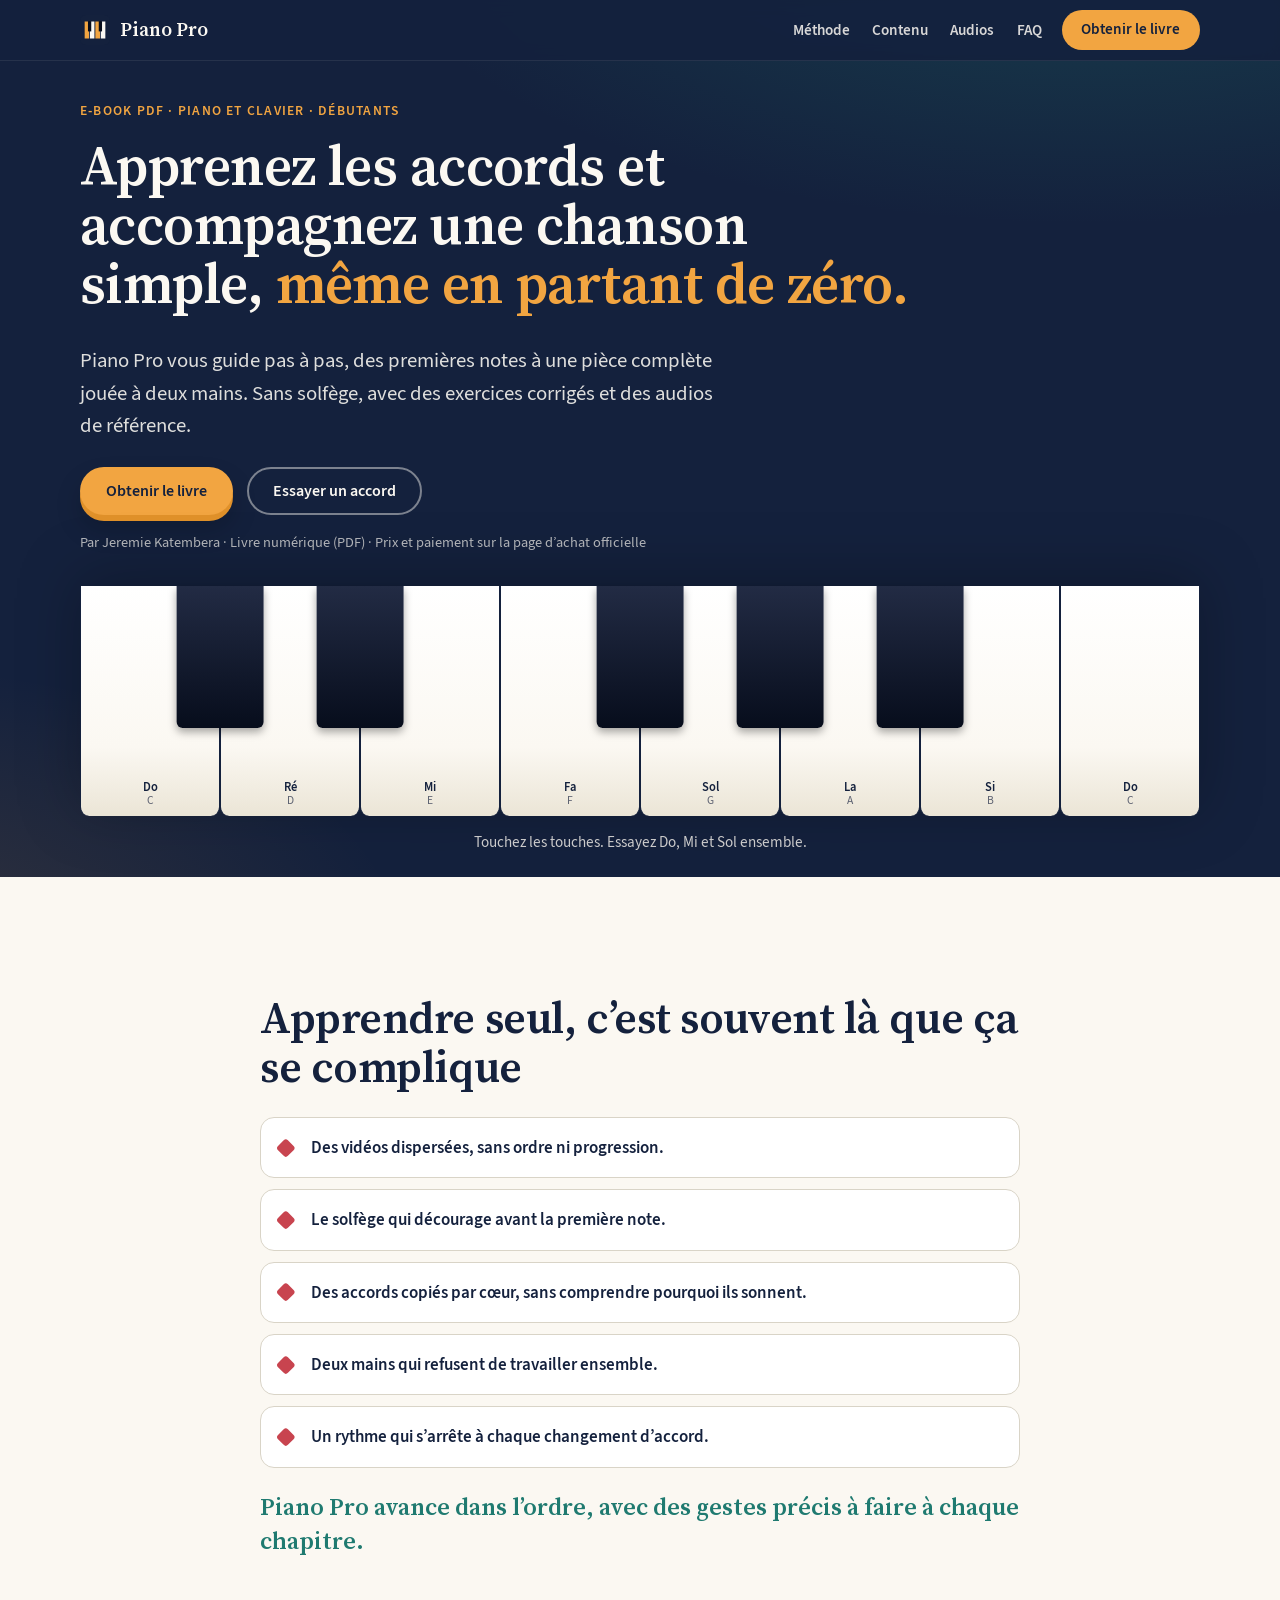
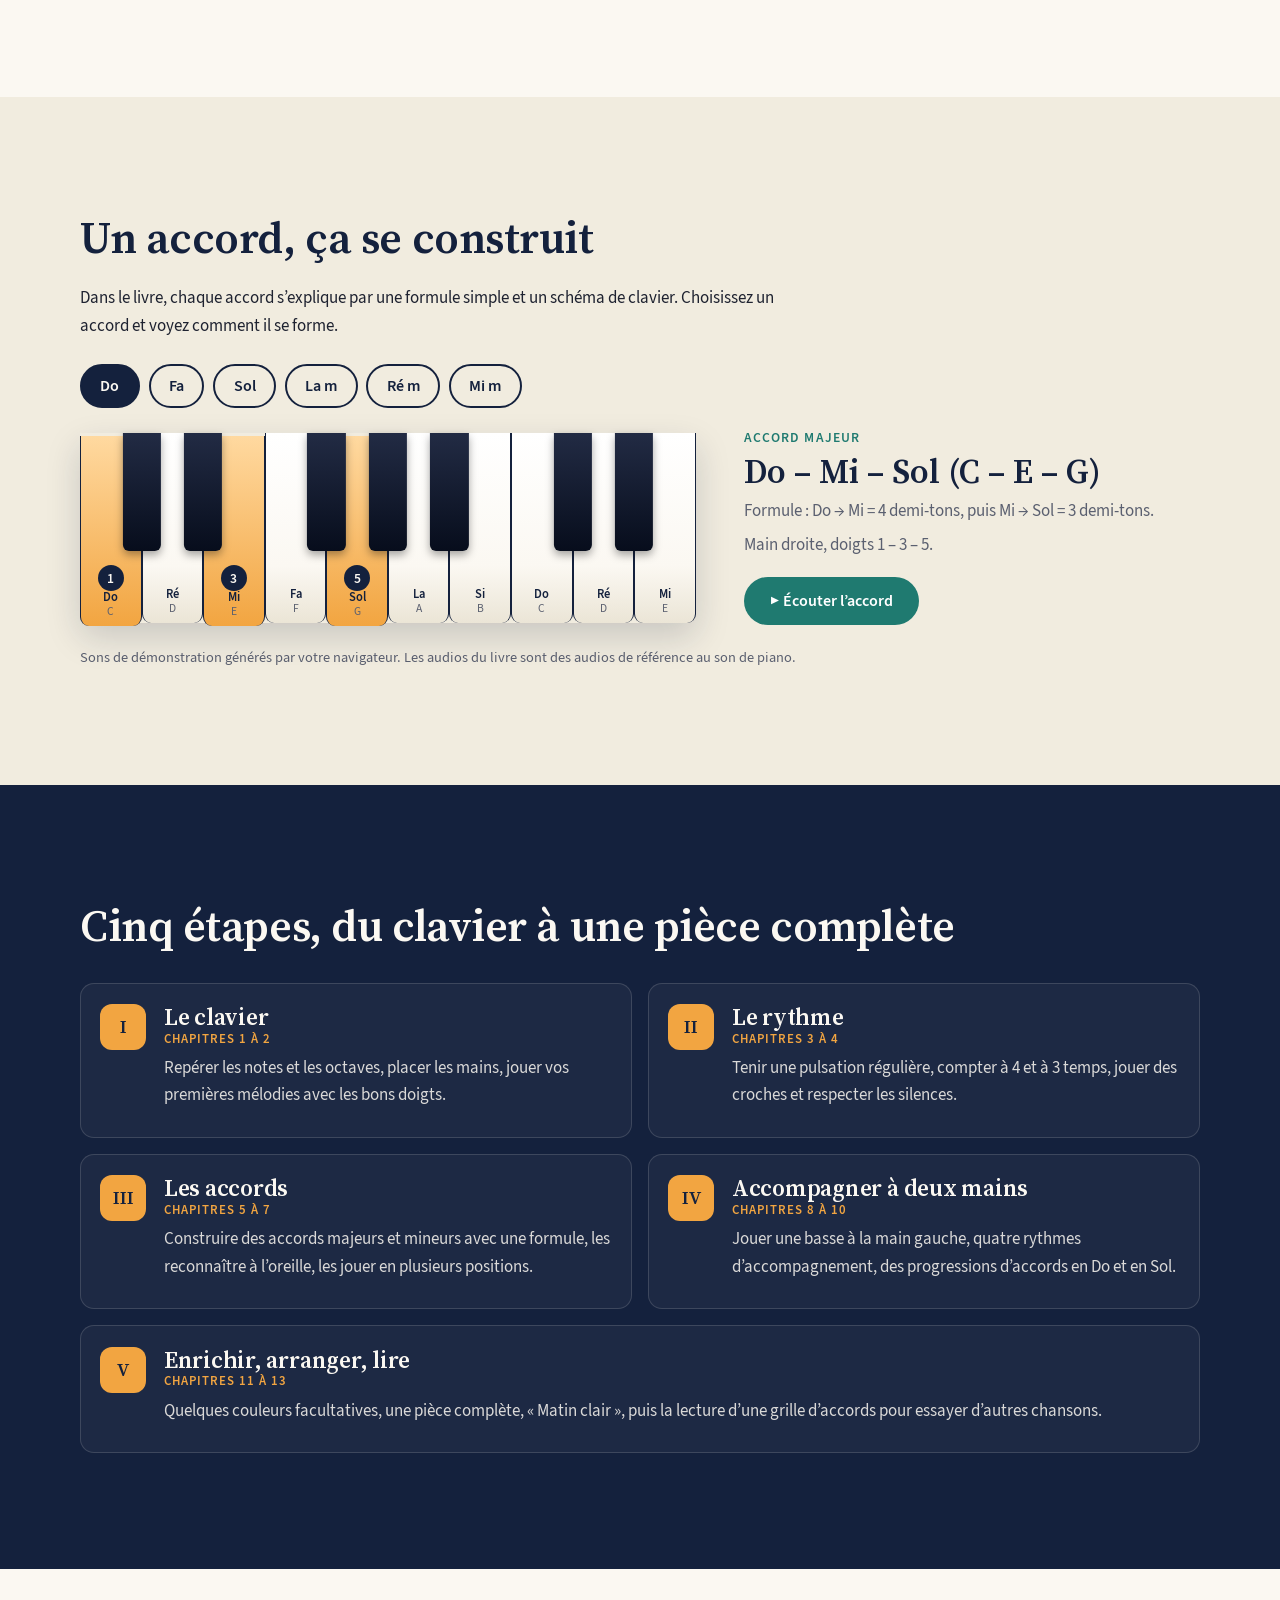
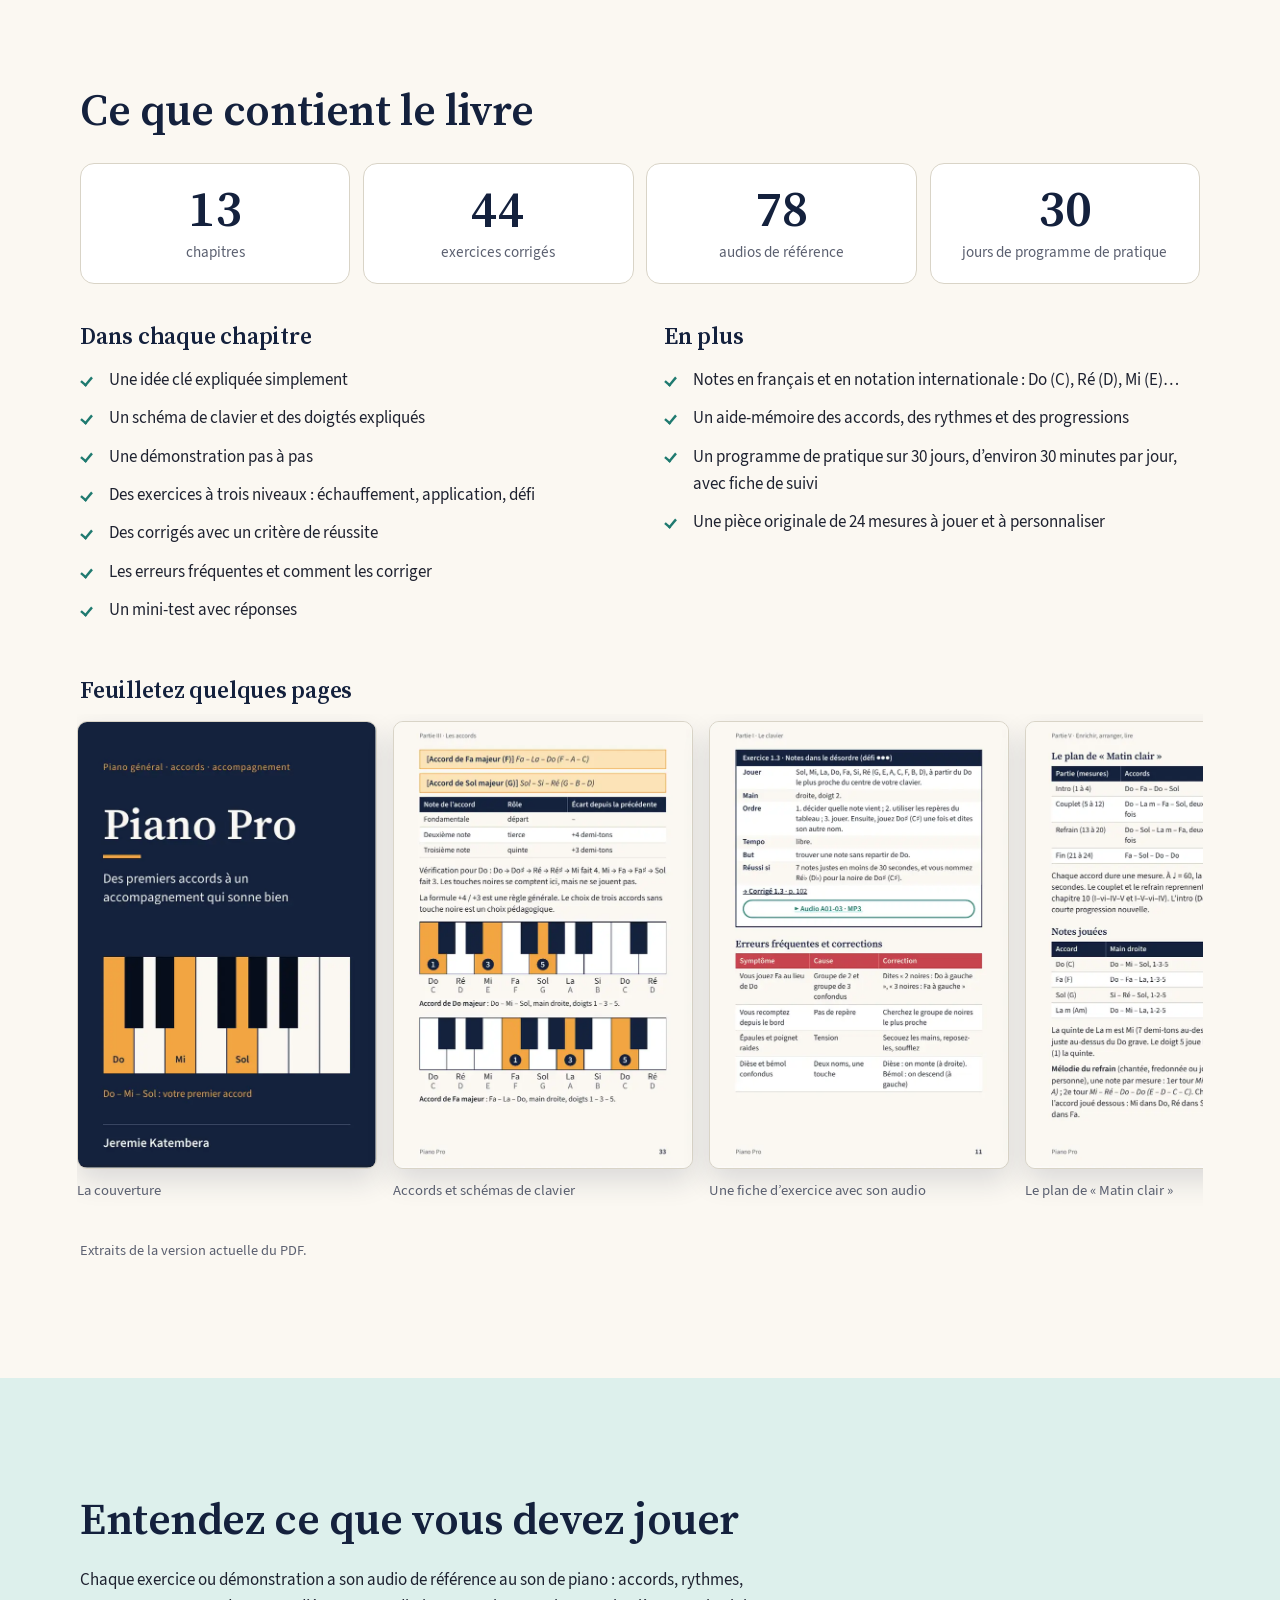
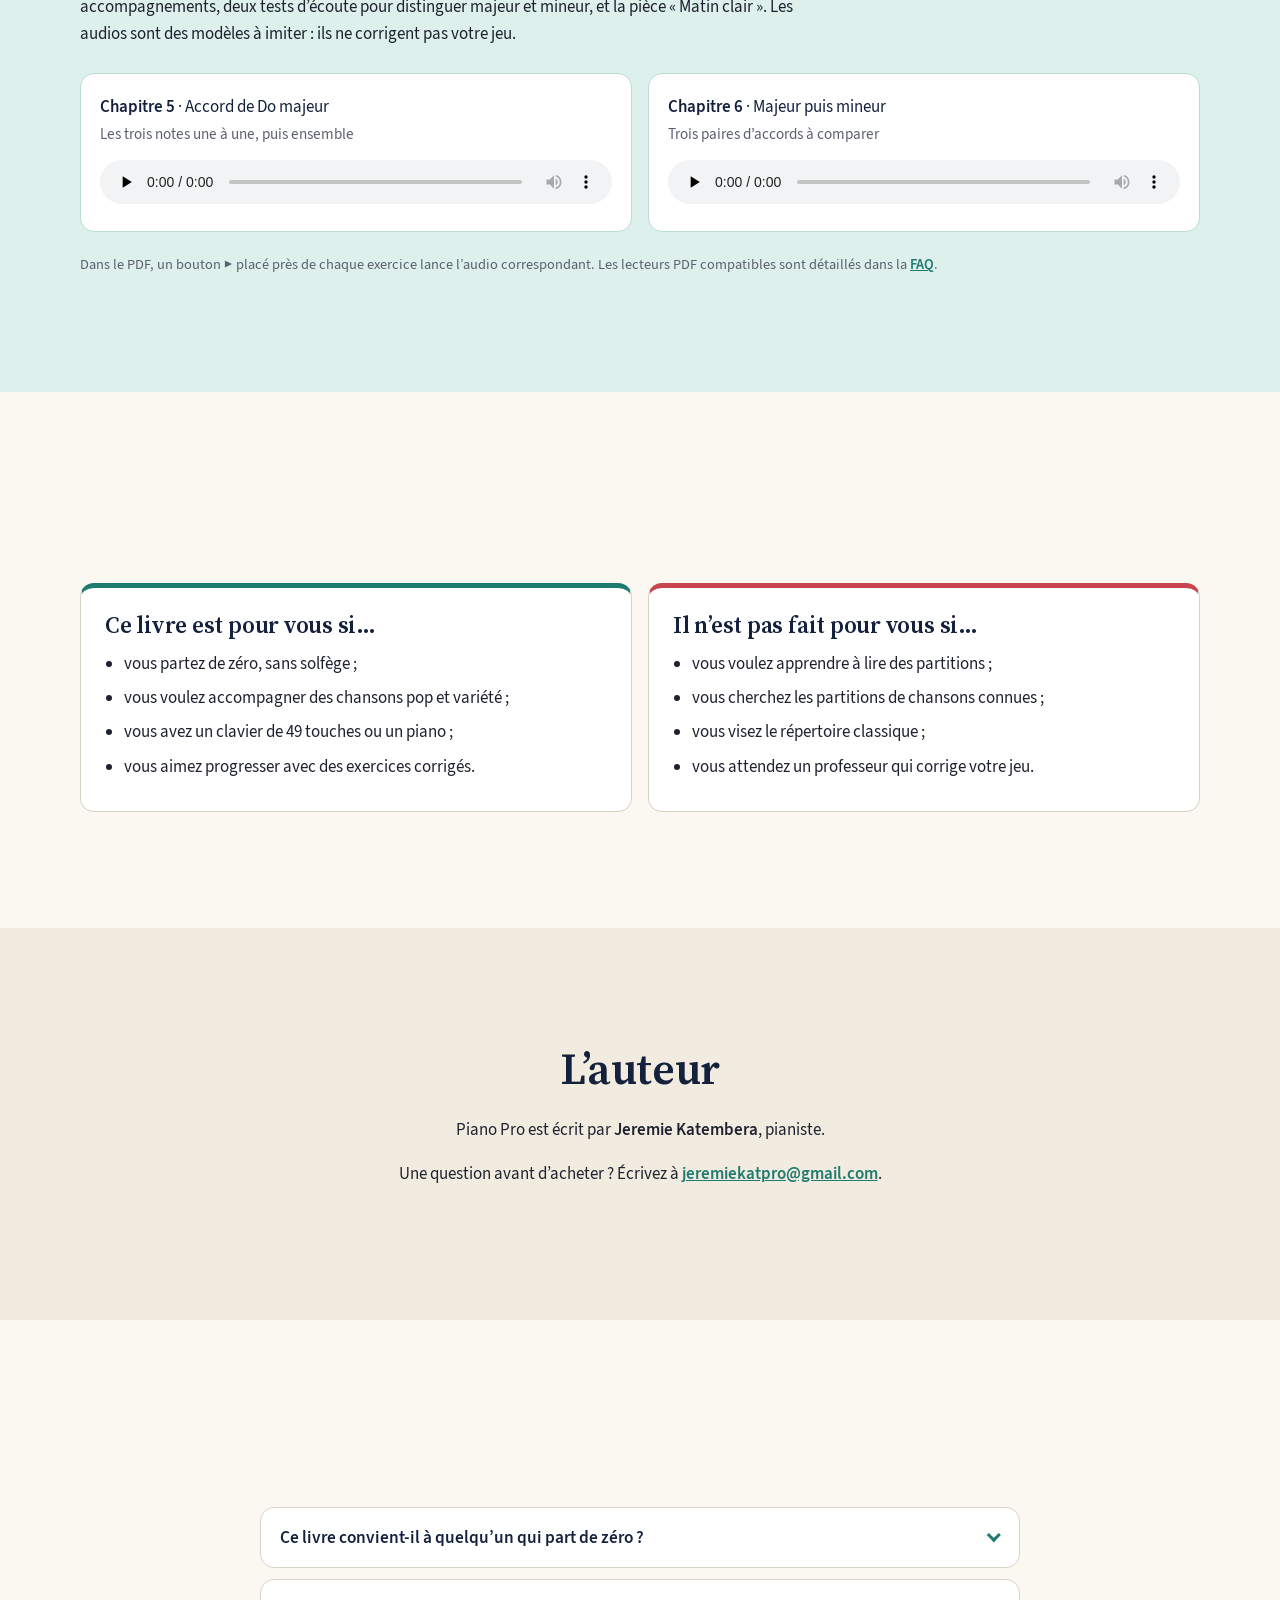
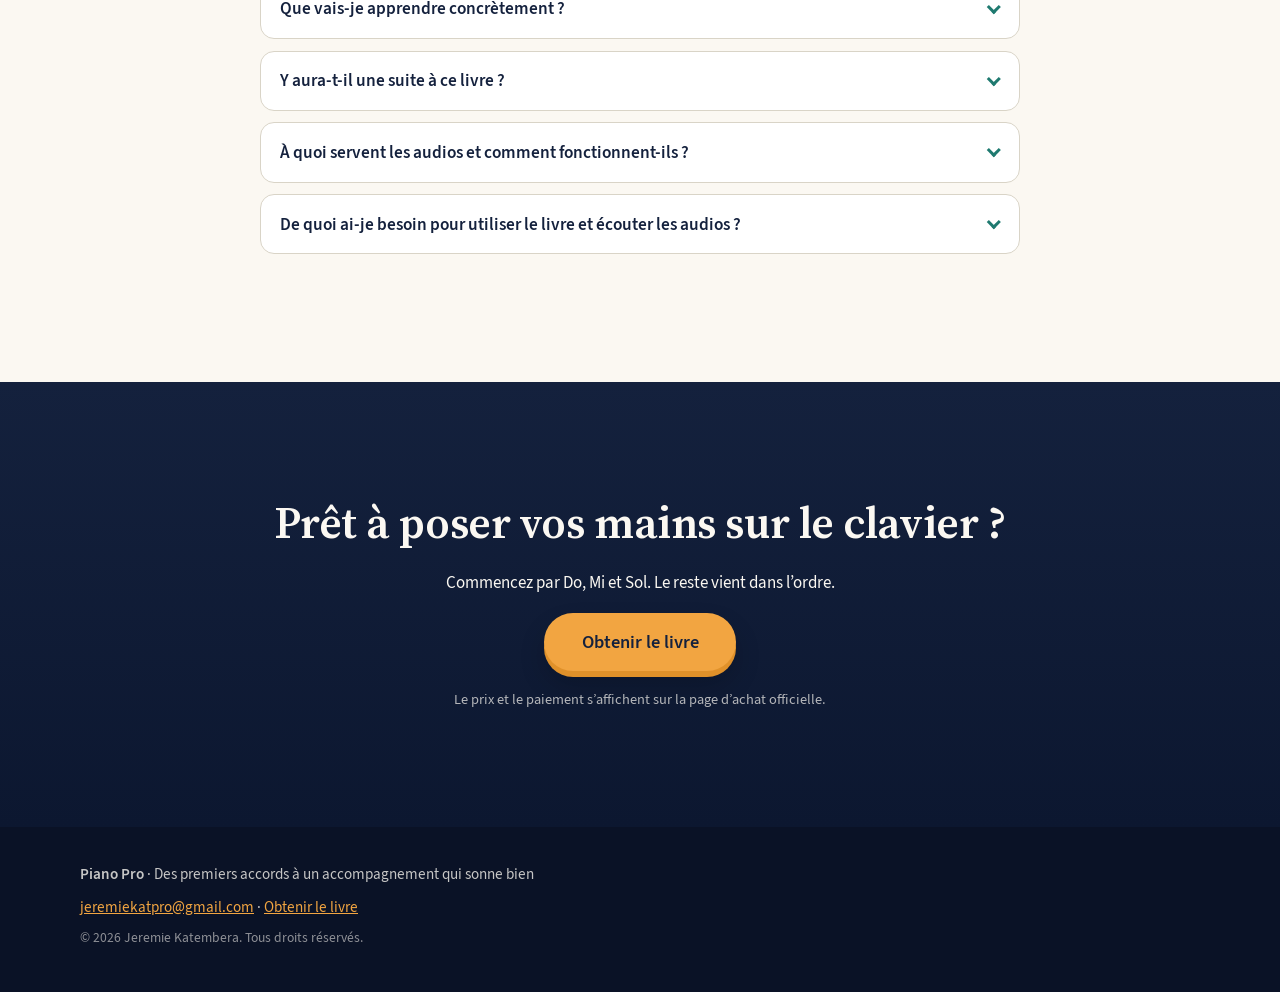
<file: index.html>
<!doctype html>
<html lang="fr">
<head>
<meta charset="utf-8">
<meta name="viewport" content="width=device-width, initial-scale=1, viewport-fit=cover">
<title>Piano Pro : e-book pour apprendre les accords au piano (débutants)</title>
<meta name="description" content="Piano Pro, e-book PDF de Jeremie Katembera : apprenez les accords, la main gauche et l’accompagnement de chansons pop et variété, pas à pas, sans solfège.">
<meta name="author" content="Jeremie Katembera">
<meta name="robots" content="index, follow, max-image-preview:large">
<meta name="theme-color" content="#14213D">
<link rel="canonical" href="https://VOTRE-UTILISATEUR.github.io/piano-pro/">

<meta property="og:type" content="website">
<meta property="og:locale" content="fr_FR">
<meta property="og:site_name" content="Piano Pro">
<meta property="og:title" content="Piano Pro : apprenez les accords et accompagnez une chanson, même en partant de zéro">
<meta property="og:description" content="E-book PDF pour débutants : notes, rythme, accords, deux mains et une pièce complète. Exercices corrigés et audios de référence.">
<meta property="og:url" content="https://VOTRE-UTILISATEUR.github.io/piano-pro/">
<meta property="og:image" content="https://VOTRE-UTILISATEUR.github.io/piano-pro/assets/img/og-image.jpg">
<meta property="og:image:width" content="1200">
<meta property="og:image:height" content="630">
<meta property="og:image:alt" content="Piano Pro : couverture avec un clavier dont les touches Do, Mi et Sol sont allumées">
<meta name="twitter:card" content="summary_large_image">
<meta name="twitter:title" content="Piano Pro : apprenez les accords au piano, même en partant de zéro">
<meta name="twitter:description" content="E-book PDF pour débutants : exercices corrigés, audios de référence, programme de pratique.">
<meta name="twitter:image" content="https://VOTRE-UTILISATEUR.github.io/piano-pro/assets/img/og-image.jpg">

<link rel="icon" href="favicon.svg" type="image/svg+xml">
<link rel="icon" href="favicon.ico" sizes="48x48">
<link rel="apple-touch-icon" href="apple-touch-icon.png">
<link rel="manifest" href="site.webmanifest">

<link rel="preload" href="assets/fonts/SourceSerif4-Semibold.woff2" as="font" type="font/woff2" crossorigin>
<link rel="preload" href="assets/fonts/SourceSans3-Regular.woff2" as="font" type="font/woff2" crossorigin>
<link rel="stylesheet" href="assets/css/style.css">
<script>document.documentElement.classList.add('js')</script>

<script type="application/ld+json">
{
  "@context": "https://schema.org",
  "@graph": [
    {
      "@type": "Book",
      "name": "Piano Pro : Des premiers accords à un accompagnement qui sonne bien",
      "inLanguage": "fr",
      "bookFormat": "https://schema.org/EBook",
      "author": { "@type": "Person", "name": "Jeremie Katembera" },
      "description": "E-book PDF pour débutants : notes, rythme, accords majeurs et mineurs, main gauche, rythmes d’accompagnement, progressions d’accords et une pièce complète, avec exercices corrigés et audios de référence.",
      "url": "https://VOTRE-UTILISATEUR.github.io/piano-pro/",
      "image": "https://VOTRE-UTILISATEUR.github.io/piano-pro/assets/img/og-image.jpg"
    },
    {
      "@type": "FAQPage",
      "mainEntity": [
        { "@type": "Question", "name": "Ce livre convient-il à quelqu’un qui part de zéro ?",
          "acceptedAnswer": { "@type": "Answer", "text": "Oui, c’est son niveau de départ. Aucune connaissance musicale n’est nécessaire et il ne faut pas savoir lire une partition. Les notes sont données en français et en notation internationale, et chaque exercice indique les doigts à utiliser." } },
        { "@type": "Question", "name": "Que vais-je apprendre concrètement ?",
          "acceptedAnswer": { "@type": "Answer", "text": "Repérer les notes, jouer avec les deux mains, tenir une pulsation, construire et reconnaître des accords majeurs et mineurs, jouer une basse et quatre rythmes d’accompagnement, enchaîner des progressions d’accords en Do et en Sol, jouer une pièce complète et lire une grille d’accords." } },
        { "@type": "Question", "name": "Y aura-t-il une suite à ce livre ?",
          "acceptedAnswer": { "@type": "Answer", "text": "Oui. Une suite pourra être réalisée en fonction de la demande des lecteurs. Aucune date ni aucun contenu précis ne sont annoncés pour le moment." } },
        { "@type": "Question", "name": "À quoi servent les audios et comment fonctionnent-ils ?",
          "acceptedAnswer": { "@type": "Answer", "text": "Ce sont des audios de référence au son de piano, un par exercice ou démonstration. Ils servent à entendre ce qu’il faut jouer et à imiter le tempo. Ils ne corrigent pas votre jeu." } },
        { "@type": "Question", "name": "De quoi ai-je besoin pour utiliser le livre et écouter les audios ?",
          "acceptedAnswer": { "@type": "Answer", "text": "Un clavier de 49 touches (Do à Do) ou un piano, et un lecteur PDF capable de lire les sons intégrés, comme Adobe Acrobat Reader sur ordinateur." } }
      ]
    }
  ]
}
</script>
</head>
<body>
<a class="skip" href="#contenu-principal">Aller au contenu</a>

<header class="top" id="top">
  <div class="wrap top-in">
    <a class="brand" href="#haut" aria-label="Piano Pro, retour en haut">
      <svg viewBox="0 0 64 64" width="30" height="30" aria-hidden="true"><rect width="64" height="64" rx="12" fill="#14213D"/><g stroke="#14213D" stroke-width="1.5"><rect x="9" y="13" width="11.5" height="38" fill="#F2A541"/><rect x="20.5" y="13" width="11.5" height="38" fill="#FBF8F2"/><rect x="32" y="13" width="11.5" height="38" fill="#F2A541"/><rect x="43.5" y="13" width="11.5" height="38" fill="#FBF8F2"/></g><rect x="17" y="13" width="7" height="22" fill="#070D1C"/><rect x="40" y="13" width="7" height="22" fill="#070D1C"/></svg>
      <span>Piano Pro</span>
    </a>
    <nav class="nav" aria-label="Navigation principale">
      <a href="#methode">Méthode</a>
      <a href="#contenu">Contenu</a>
      <a href="#audios">Audios</a>
      <a href="#faq">FAQ</a>
    </nav>
    <a class="btn btn-primary btn-sm" href="https://thaqmdcu.mychariow.online/prd_xuuxuldb" target="_blank" rel="noopener noreferrer" data-buy="entete">Obtenir le livre</a>
  </div>
</header>

<main id="contenu-principal">

<section class="hero" id="haut">
  <div class="wrap hero-text">
    <p class="eyebrow">E-book PDF · piano et clavier · débutants</p>
    <h1>Apprenez les accords et accompagnez une chanson simple, <em>même en partant de zéro.</em></h1>
    <p class="lead">Piano Pro vous guide pas à pas, des premières notes à une pièce complète jouée à deux mains. Sans solfège, avec des exercices corrigés et des audios de référence.</p>
    <div class="cta-row">
      <a class="btn btn-primary" href="https://thaqmdcu.mychariow.online/prd_xuuxuldb" target="_blank" rel="noopener noreferrer" data-buy="hero">Obtenir le livre</a>
      <a class="btn btn-ghost" href="#essai">Essayer un accord</a>
    </div>
    <p class="micro">Par Jeremie Katembera · Livre numérique (PDF) · Prix et paiement sur la page d’achat officielle</p>
  </div>
  <div class="wrap">
    <div class="piano" id="heroPiano" role="group" aria-label="Clavier interactif : touchez les touches pour entendre les notes"></div>
    <p class="piano-hint" id="pianoHint" aria-live="polite">Touchez les touches. Essayez Do, Mi et Sol ensemble.</p>
    <noscript><p class="piano-hint">Le clavier interactif demande JavaScript.</p></noscript>
  </div>
</section>

<section class="section problem" id="probleme">
  <div class="wrap narrow">
    <h2 class="reveal">Apprendre seul, c’est souvent là que ça se complique</h2>
    <ul class="pains">
      <li class="reveal">Des vidéos dispersées, sans ordre ni progression.</li>
      <li class="reveal">Le solfège qui décourage avant la première note.</li>
      <li class="reveal">Des accords copiés par cœur, sans comprendre pourquoi ils sonnent.</li>
      <li class="reveal">Deux mains qui refusent de travailler ensemble.</li>
      <li class="reveal">Un rythme qui s’arrête à chaque changement d’accord.</li>
    </ul>
    <p class="reveal answer">Piano Pro avance dans l’ordre, avec des gestes précis à faire à chaque chapitre.</p>
  </div>
</section>

<section class="section lab" id="essai">
  <div class="wrap">
    <div class="lab-head">
      <h2 class="reveal">Un accord, ça se construit</h2>
      <p class="reveal">Dans le livre, chaque accord s’explique par une formule simple et un schéma de clavier. Choisissez un accord et voyez comment il se forme.</p>
    </div>
    <div class="chords" role="group" aria-label="Choisir un accord" id="chordTabs"></div>
    <div class="lab-panel">
      <div class="piano piano--lab" id="labPiano" role="img" aria-label="Schéma de clavier de l’accord choisi"></div>
      <div class="lab-info" aria-live="polite">
        <p class="lab-kind" id="labKind"></p>
        <p class="lab-notes" id="labNotes"></p>
        <p class="lab-formula" id="labFormula"></p>
        <p class="lab-fingers" id="labFingers"></p>
        <button class="btn btn-teal" id="labPlay" type="button">▶ Écouter l’accord</button>
      </div>
    </div>
    <p class="fineprint">Sons de démonstration générés par votre navigateur. Les audios du livre sont des audios de référence au son de piano.</p>
  </div>
</section>

<section class="section method" id="methode">
  <div class="wrap">
    <h2 class="reveal">Cinq étapes, du clavier à une pièce complète</h2>
    <ol class="steps">
      <li class="step reveal"><span class="step-n">I</span><div><h3>Le clavier</h3><p class="tag">Chapitres 1 à 2</p><p>Repérer les notes et les octaves, placer les mains, jouer vos premières mélodies avec les bons doigts.</p></div></li>
      <li class="step reveal"><span class="step-n">II</span><div><h3>Le rythme</h3><p class="tag">Chapitres 3 à 4</p><p>Tenir une pulsation régulière, compter à 4 et à 3 temps, jouer des croches et respecter les silences.</p></div></li>
      <li class="step reveal"><span class="step-n">III</span><div><h3>Les accords</h3><p class="tag">Chapitres 5 à 7</p><p>Construire des accords majeurs et mineurs avec une formule, les reconnaître à l’oreille, les jouer en plusieurs positions.</p></div></li>
      <li class="step reveal"><span class="step-n">IV</span><div><h3>Accompagner à deux mains</h3><p class="tag">Chapitres 8 à 10</p><p>Jouer une basse à la main gauche, quatre rythmes d’accompagnement, des progressions d’accords en Do et en Sol.</p></div></li>
      <li class="step reveal"><span class="step-n">V</span><div><h3>Enrichir, arranger, lire</h3><p class="tag">Chapitres 11 à 13</p><p>Quelques couleurs facultatives, une pièce complète, « Matin clair », puis la lecture d’une grille d’accords pour essayer d’autres chansons.</p></div></li>
    </ol>
  </div>
</section>

<section class="section inside" id="contenu">
  <div class="wrap">
    <h2 class="reveal">Ce que contient le livre</h2>
    <div class="stats">
      <div class="stat reveal"><b>13</b><span>chapitres</span></div>
      <div class="stat reveal"><b>44</b><span>exercices corrigés</span></div>
      <div class="stat reveal"><b>78</b><span>audios de référence</span></div>
      <div class="stat reveal"><b>30</b><span>jours de programme de pratique</span></div>
    </div>
    <div class="inside-grid">
      <div class="reveal">
        <h3>Dans chaque chapitre</h3>
        <ul class="ticks">
          <li>Une idée clé expliquée simplement</li>
          <li>Un schéma de clavier et des doigtés expliqués</li>
          <li>Une démonstration pas à pas</li>
          <li>Des exercices à trois niveaux : échauffement, application, défi</li>
          <li>Des corrigés avec un critère de réussite</li>
          <li>Les erreurs fréquentes et comment les corriger</li>
          <li>Un mini-test avec réponses</li>
        </ul>
      </div>
      <div class="reveal">
        <h3>En plus</h3>
        <ul class="ticks">
          <li>Notes en français et en notation internationale : Do (C), Ré (D), Mi (E)…</li>
          <li>Un aide-mémoire des accords, des rythmes et des progressions</li>
          <li>Un programme de pratique sur 30 jours, d’environ 30 minutes par jour, avec fiche de suivi</li>
          <li>Une pièce originale de 24 mesures à jouer et à personnaliser</li>
        </ul>
      </div>
    </div>

    <h3 class="shots-title reveal">Feuilletez quelques pages</h3>
    <div class="shots" tabindex="0" aria-label="Extraits du livre, faites défiler horizontalement">
      <figure><img src="assets/img/extrait-couverture.webp" width="620" height="929" loading="lazy" decoding="async" alt="Couverture de Piano Pro"><figcaption>La couverture</figcaption></figure>
      <figure><img src="assets/img/extrait-accords.webp" width="620" height="929" loading="lazy" decoding="async" alt="Page du livre avec les accords de Fa et de Sol majeur et leurs schémas de clavier"><figcaption>Accords et schémas de clavier</figcaption></figure>
      <figure><img src="assets/img/extrait-exercice.webp" width="620" height="929" loading="lazy" decoding="async" alt="Page du livre avec une fiche d’exercice et un bouton de lecture audio"><figcaption>Une fiche d’exercice avec son audio</figcaption></figure>
      <figure><img src="assets/img/extrait-matin-clair.webp" width="620" height="929" loading="lazy" decoding="async" alt="Page du livre présentant le plan de la pièce Matin clair"><figcaption>Le plan de « Matin clair »</figcaption></figure>
    </div>
    <p class="fineprint">Extraits de la version actuelle du PDF.</p>
  </div>
</section>

<section class="section audios" id="audios">
  <div class="wrap">
    <div class="audio-head">
      <h2 class="reveal">Entendez ce que vous devez jouer</h2>
      <p class="reveal">Chaque exercice ou démonstration a son audio de référence au son de piano : accords, rythmes, accompagnements, deux tests d’écoute pour distinguer majeur et mineur, et la pièce « Matin clair ». Les audios sont des modèles à imiter : ils ne corrigent pas votre jeu.</p>
    </div>
    <div class="players">
      <figure class="player reveal">
        <figcaption><b>Chapitre 5</b> · Accord de Do majeur<br><span>Les trois notes une à une, puis ensemble</span></figcaption>
        <audio controls preload="none" src="assets/audio/A05-01.mp3"></audio>
      </figure>
      <figure class="player reveal">
        <figcaption><b>Chapitre 6</b> · Majeur puis mineur<br><span>Trois paires d’accords à comparer</span></figcaption>
        <audio controls preload="none" src="assets/audio/A06-04.mp3"></audio>
      </figure>
    </div>
    <p class="fineprint">Dans le PDF, un bouton ▶ placé près de chaque exercice lance l’audio correspondant. Les lecteurs PDF compatibles sont détaillés dans la <a href="#faq">FAQ</a>.</p>
  </div>
</section>

<section class="section who" id="pour-qui">
  <div class="wrap">
    <h2 class="reveal">Est-ce fait pour vous ?</h2>
    <div class="who-grid">
      <div class="who-card yes reveal">
        <h3>Ce livre est pour vous si…</h3>
        <ul>
          <li>vous partez de zéro, sans solfège ;</li>
          <li>vous voulez accompagner des chansons pop et variété ;</li>
          <li>vous avez un clavier de 49 touches ou un piano ;</li>
          <li>vous aimez progresser avec des exercices corrigés.</li>
        </ul>
      </div>
      <div class="who-card no reveal">
        <h3>Il n’est pas fait pour vous si…</h3>
        <ul>
          <li>vous voulez apprendre à lire des partitions ;</li>
          <li>vous cherchez les partitions de chansons connues ;</li>
          <li>vous visez le répertoire classique ;</li>
          <li>vous attendez un professeur qui corrige votre jeu.</li>
        </ul>
      </div>
    </div>
  </div>
</section>

<section class="section author" id="auteur">
  <div class="wrap narrow">
    <h2 class="reveal">L’auteur</h2>
    <p class="reveal">Piano Pro est écrit par <b>Jeremie Katembera</b>, pianiste.</p>
    <p class="reveal">Une question avant d’acheter ? Écrivez à <a class="mail" href="mailto:jeremiekatpro@gmail.com">jeremiekatpro@gmail.com</a>.</p>
  </div>
</section>

<section class="section faq" id="faq">
  <div class="wrap narrow">
    <h2 class="reveal">Questions fréquentes</h2>

    <details class="reveal">
      <summary>Ce livre convient-il à quelqu’un qui part de zéro ?</summary>
      <div class="ans">
        <p>Oui, c’est exactement son niveau de départ. Aucune connaissance musicale n’est nécessaire et il ne faut pas savoir lire une partition. Le livre commence par le clavier : comment s’installer, retrouver Do grâce aux groupes de touches noires, puis nommer les notes. Chaque note est donnée en français et en notation internationale, par exemple Do (C), et chaque exercice indique les doigts à utiliser. Les termes techniques sont expliqués au moment où ils apparaissent.</p>
        <p>Il s’adresse à ceux qui veulent accompagner des chansons pop et variété. Il ne s’agit pas d’une méthode classique centrée sur la lecture de partitions.</p>
      </div>
    </details>

    <details class="reveal">
      <summary>Que vais-je apprendre concrètement ?</summary>
      <div class="ans">
        <p>Vous apprendrez à faire, étape par étape :</p>
        <ul>
          <li>repérer les notes sur le clavier et jouer des mélodies simples avec les deux mains ;</li>
          <li>compter une pulsation régulière, avec des mesures à 4 temps et à 3 temps ;</li>
          <li>construire des accords majeurs et mineurs, les reconnaître à l’oreille et les jouer en plusieurs positions ;</li>
          <li>jouer une basse à la main gauche, avec quatre rythmes d’accompagnement ;</li>
          <li>enchaîner des progressions d’accords courantes, en Do puis en Sol ;</li>
          <li>jouer une pièce complète, « Matin clair », avec intro, couplet, refrain et fin, puis en faire votre propre version ;</li>
          <li>lire une grille d’accords pour essayer d’autres chansons avec la même méthode.</li>
        </ul>
        <p>Quelques accords « colorés » (sus4, Sol7, add9) sont proposés en option : le livre fonctionne sans eux. Le livre ne contient pas de partitions de chansons connues, mais il vous donne la méthode pour lire une grille d’accords.</p>
      </div>
    </details>

    <details class="reveal">
      <summary>Y aura-t-il une suite à ce livre ?</summary>
      <div class="ans">
        <p>Oui. Une suite pourra être réalisée en fonction de la demande des lecteurs. Aucune date ni aucun contenu précis ne sont annoncés pour le moment.</p>
      </div>
    </details>

    <details class="reveal">
      <summary>À quoi servent les audios et comment fonctionnent-ils ?</summary>
      <div class="ans">
        <p>Le livre comprend 78 audios de référence au son de piano : démonstrations d’exercices à tempo lent, accords, rythmes, accompagnements, et la pièce « Matin clair ». Chaque audio correspond à un exercice précis, avec le même code que dans le livre, par exemple A05-03 pour le chapitre 5, piste 3. Certains ont un clic de métronome et d’autres non.</p>
        <p>Ils servent à entendre ce que vous devez jouer, à imiter le tempo et à entraîner votre oreille, avec deux tests d’écoute pour distinguer majeur et mineur. Ce sont des modèles de référence : ils ne corrigent pas votre jeu. Dans le PDF, un bouton de lecture ▶ placé près de chaque exercice lance l’audio correspondant.</p>
      </div>
    </details>

    <details class="reveal">
      <summary>De quoi ai-je besoin pour utiliser le livre et écouter les audios ?</summary>
      <div class="ans">
        <p>Un clavier de 49 touches, de Do à Do, suffit (61 touches sont plus confortables), ou un piano. Désactivez l’accompagnement automatique et les rythmes intégrés. Aucune pédale n’est nécessaire.</p>
        <p>Pour écouter les audios, il faut un lecteur PDF capable de lire les sons intégrés. Tous n’en sont pas capables :</p>
        <ul>
          <li><b>Windows et Mac :</b> Adobe Acrobat Reader (gratuit). C’est le lecteur le plus sûr pour lire l’audio intégré.</li>
          <li><b>Linux :</b> Okular (gratuit), qui prend en charge les médias intégrés aux PDF.</li>
          <li><b>Android et iPhone :</b> la plupart des lecteurs PDF, dont Adobe Acrobat Reader sur mobile, ne lisent pas l’audio intégré. ezPDF Reader (Android et iPhone, application payante) indique le faire.</li>
        </ul>
        <p>Si votre lecteur ne joue pas les audios, ouvrez simplement le PDF sur un ordinateur avec Adobe Acrobat Reader. Le texte, les schémas et les exercices restent lisibles partout.</p>
      </div>
    </details>
  </div>
</section>

<section class="section final" id="acheter">
  <div class="wrap narrow">
    <h2 class="reveal">Prêt à poser vos mains sur le clavier ?</h2>
    <p class="reveal">Commencez par Do, Mi et Sol. Le reste vient dans l’ordre.</p>
    <p class="reveal"><a class="btn btn-primary btn-lg" href="https://thaqmdcu.mychariow.online/prd_xuuxuldb" target="_blank" rel="noopener noreferrer" data-buy="final">Obtenir le livre</a></p>
    <p class="micro reveal">Le prix et le paiement s’affichent sur la page d’achat officielle.</p>
  </div>
</section>

</main>

<footer class="foot">
  <div class="wrap foot-in">
    <p><b>Piano Pro</b> · Des premiers accords à un accompagnement qui sonne bien</p>
    <p><a href="mailto:jeremiekatpro@gmail.com">jeremiekatpro@gmail.com</a> · <a href="https://thaqmdcu.mychariow.online/prd_xuuxuldb" target="_blank" rel="noopener noreferrer" data-buy="pied">Obtenir le livre</a></p>
    <p class="small">© 2026 Jeremie Katembera. Tous droits réservés.</p>
  </div>
</footer>

<div class="sticky" id="sticky" aria-hidden="true">
  <a class="btn btn-primary" href="https://thaqmdcu.mychariow.online/prd_xuuxuldb" target="_blank" rel="noopener noreferrer" data-buy="barre" tabindex="-1">Obtenir le livre</a>
</div>

<script src="assets/js/main.js" defer></script>
</body>
</html>
</file>
<file: assets/css/style.css>
@font-face{font-family:"Source Sans 3";src:url("../fonts/SourceSans3-Regular.woff2") format("woff2");font-weight:400;font-style:normal;font-display:swap}
@font-face{font-family:"Source Sans 3";src:url("../fonts/SourceSans3-Semibold.woff2") format("woff2");font-weight:600;font-style:normal;font-display:swap}
@font-face{font-family:"Source Serif 4";src:url("../fonts/SourceSerif4-Semibold.woff2") format("woff2");font-weight:600;font-style:normal;font-display:swap}

:root{
  --navy:#14213D; --navy-2:#1b2c52; --ink:#1E2230; --muted:#5B6070;
  --ivory:#FBF8F2; --ivory-2:#F1ECDF; --line:#D9D4C7; --white:#fff;
  --amber:#F2A541; --amber-d:#e0912a; --teal:#1F7A70; --teal-l:#DDF0EC; --coral:#C8444F;
  --serif:"Source Serif 4",Georgia,"Times New Roman",serif;
  --sans:"Source Sans 3",system-ui,-apple-system,"Segoe UI",Roboto,Arial,sans-serif;
  --wrap:1120px; --r:14px;
}
*,*::before,*::after{box-sizing:border-box}
html{scroll-behavior:smooth;-webkit-text-size-adjust:100%;scroll-padding-top:72px}
body{margin:0;font:400 1.0625rem/1.6 var(--sans);color:var(--ink);background:var(--ivory);-webkit-font-smoothing:antialiased;text-rendering:optimizeLegibility}
img{max-width:100%;height:auto;display:block}
a{color:inherit}
h1,h2,h3{font-family:var(--serif);font-weight:600;color:var(--navy);line-height:1.12;margin:0 0 .5em;letter-spacing:-.01em}
h2{font-size:clamp(1.75rem,4.6vw,2.75rem)}
h3{font-size:clamp(1.2rem,2.6vw,1.45rem)}
p{margin:0 0 1em}
.wrap{width:min(100% - 2.5rem,var(--wrap));margin-inline:auto}
.narrow{max-width:760px}
.skip{position:absolute;left:-999px;top:0;background:var(--amber);color:var(--navy);padding:.6rem 1rem;z-index:100;font-weight:600}
.skip:focus{left:0}
:focus-visible{outline:3px solid var(--amber);outline-offset:3px;border-radius:4px}

/* boutons */
.btn{display:inline-flex;align-items:center;justify-content:center;gap:.5rem;min-height:48px;padding:.75rem 1.5rem;border-radius:999px;font:600 1rem/1 var(--sans);text-decoration:none;border:2px solid transparent;cursor:pointer;transition:transform .15s ease,background-color .15s ease,box-shadow .15s ease}
.btn-primary{background:var(--amber);color:var(--navy);box-shadow:0 6px 0 var(--amber-d),0 14px 26px rgba(0,0,0,.18)}
.btn-primary:hover{transform:translateY(2px);box-shadow:0 4px 0 var(--amber-d),0 10px 20px rgba(0,0,0,.18)}
.btn-primary:active{transform:translateY(5px);box-shadow:0 1px 0 var(--amber-d)}
.btn-ghost{color:var(--ivory);border-color:rgba(251,248,242,.45);background:transparent}
.btn-ghost:hover{background:rgba(251,248,242,.1)}
.btn-teal{background:var(--teal);color:#fff}
.btn-teal:hover{background:#17635a}
.btn-teal[disabled]{opacity:.6;cursor:default}
.btn-sm{min-height:40px;padding:.55rem 1.1rem;font-size:.95rem;box-shadow:none}
.btn-sm:hover{box-shadow:none}
.btn-lg{min-height:58px;padding:1rem 2.2rem;font-size:1.15rem}

/* en-tête */
.top{position:fixed;inset:0 0 auto 0;z-index:50;background:rgba(20,33,61,.92);backdrop-filter:saturate(1.2) blur(8px);-webkit-backdrop-filter:saturate(1.2) blur(8px);border-bottom:1px solid rgba(251,248,242,.08);padding-top:env(safe-area-inset-top)}
.top-in{display:flex;align-items:center;gap:1.25rem;min-height:60px}
.brand{display:flex;align-items:center;gap:.6rem;text-decoration:none;color:var(--ivory);font:600 1.2rem/1 var(--serif)}
.nav{display:none;margin-left:auto;gap:1.4rem}
.nav a{color:rgba(251,248,242,.85);text-decoration:none;font-weight:600;font-size:.95rem}
.nav a:hover{color:var(--amber)}
.top .btn{margin-left:auto}
@media (min-width:860px){.nav{display:flex}.top .btn{margin-left:0}}

/* hero */
.hero{background:radial-gradient(1200px 520px at 85% -10%,rgba(31,122,112,.35),transparent 60%),radial-gradient(900px 500px at -10% 110%,rgba(242,165,65,.14),transparent 60%),var(--navy);color:var(--ivory);padding:calc(60px + 2.6rem) 0 0;overflow:hidden}
.hero-text h1{max-width:15em}
.hero-text .lead{max-width:640px}
.eyebrow{color:var(--amber);font:600 .85rem/1.2 var(--sans);letter-spacing:.09em;text-transform:uppercase;margin-bottom:1.1rem}
.hero h1{color:var(--ivory);font-size:clamp(2.1rem,6.2vw,3.5rem);line-height:1.06;margin-bottom:.55em}
.hero h1 em{font-style:normal;color:var(--amber)}
.lead{font-size:clamp(1.05rem,2.3vw,1.3rem);line-height:1.55;color:rgba(251,248,242,.88);max-width:640px}
.cta-row{display:flex;flex-wrap:wrap;gap:.9rem;margin:1.6rem 0 1rem}
.micro{font-size:.9rem;color:rgba(251,248,242,.7);margin:0 0 2rem}
.piano-hint{text-align:center;color:rgba(251,248,242,.82);font-size:.95rem;margin:.9rem 0 1.4rem;min-height:1.6em}
.piano-hint b{color:var(--amber)}

/* clavier */
.piano{position:relative;display:flex;height:clamp(150px,28vw,230px);user-select:none;-webkit-user-select:none;touch-action:manipulation;-webkit-tap-highlight-color:transparent;filter:drop-shadow(0 -8px 30px rgba(0,0,0,.25))}
.key{position:relative;flex:1 1 0;border:0;margin:0;padding:0;background:linear-gradient(#fff,var(--ivory) 70%,#ebe5d6);border-left:1px solid var(--navy);border-right:1px solid var(--navy);border-radius:0 0 9px 9px;cursor:pointer;color:var(--navy);font:600 .78rem/1.1 var(--sans);display:flex;flex-direction:column;justify-content:flex-end;align-items:center;padding-bottom:.55rem;transition:transform .08s ease,background-color .12s ease;-webkit-appearance:none;appearance:none}
.key small{font-weight:400;color:var(--muted);font-size:.72rem}
.key.is-on{background:linear-gradient(#ffd9a0,var(--amber));transform:translateY(3px)}
.key:active{transform:translateY(3px)}
.key.hit{background:linear-gradient(#fff0d6,#f7b44f);transform:translateY(3px)}
.bkey.hit{background:linear-gradient(#ffd08a,var(--amber));transform:translateX(-50%) translateY(3px)}
.bkey{position:absolute;top:0;height:62%;width:6.2%;transform:translateX(-50%);background:linear-gradient(#222b44,#070D1C);border:0;border-radius:0 0 6px 6px;padding:0;z-index:2;cursor:pointer;box-shadow:0 4px 8px rgba(0,0,0,.35);transition:transform .08s ease,background .12s ease;-webkit-appearance:none;appearance:none}
.bkey.is-on{background:linear-gradient(#f7bd6d,var(--amber-d));transform:translateX(-50%) translateY(3px)}
.piano--lab{height:clamp(130px,22vw,190px);filter:none;box-shadow:0 14px 34px rgba(20,33,61,.18);border-radius:0 0 12px 12px}
.piano--lab .key,.piano--lab .bkey{cursor:default}
.piano--lab .key{border-color:var(--navy)}
.badge{position:absolute;bottom:2.2rem;left:50%;transform:translateX(-50%);width:26px;height:26px;border-radius:50%;background:var(--navy);color:var(--ivory);font:600 .85rem/26px var(--sans);text-align:center}
.bkey .badge{bottom:.5rem}

/* sections */
.section{padding:clamp(64px,10vw,116px) 0}
.problem{background:var(--ivory)}
.pains{list-style:none;padding:0;margin:1.6rem 0 1.4rem;display:grid;gap:.7rem}
.pains li{position:relative;padding:1rem 1.2rem 1rem 3.1rem;background:#fff;border:1px solid var(--line);border-radius:var(--r);font-weight:600;color:var(--navy)}
.pains li::before{content:"";position:absolute;left:1.15rem;top:50%;width:.85rem;height:.85rem;margin-top:-.43rem;border-radius:3px;background:var(--coral);transform:rotate(45deg)}
.answer{font:600 clamp(1.2rem,2.8vw,1.5rem)/1.4 var(--serif);color:var(--teal)}

.lab{background:var(--ivory-2)}
.lab-head{max-width:700px;margin-bottom:1.6rem}
.chords{display:flex;flex-wrap:wrap;gap:.55rem;margin-bottom:1.4rem}
.chip{min-height:44px;padding:.5rem 1.15rem;border-radius:999px;border:2px solid var(--navy);background:transparent;color:var(--navy);font:600 1rem/1 var(--sans);cursor:pointer}
.chip[aria-pressed="true"]{background:var(--navy);color:var(--ivory)}
.lab-panel{display:grid;gap:1.6rem;align-items:center}
@media (min-width:900px){.lab-panel{grid-template-columns:1.35fr 1fr;gap:3rem}}
.lab-kind{font:600 .85rem/1 var(--sans);letter-spacing:.08em;text-transform:uppercase;color:var(--teal);margin-bottom:.5rem}
.lab-notes{font:600 clamp(1.5rem,3.6vw,2.1rem)/1.15 var(--serif);color:var(--navy);margin-bottom:.4rem}
.lab-formula,.lab-fingers{color:var(--muted);margin-bottom:.4rem}
.lab-info .btn{margin-top:.8rem}
.fineprint{font-size:.9rem;color:var(--muted);margin:1.3rem 0 0}
.fineprint a{color:var(--teal);font-weight:600}

.method{background:var(--navy);color:var(--ivory)}
.method h2{color:var(--ivory)}
.steps{list-style:none;margin:2rem 0 0;padding:0;display:grid;gap:1rem;counter-reset:s}
.step{display:flex;gap:1.1rem;align-items:flex-start;padding:1.3rem 1.2rem;border:1px solid rgba(251,248,242,.14);border-radius:var(--r);background:rgba(251,248,242,.04)}
.step-n{flex:none;width:46px;height:46px;border-radius:12px;background:var(--amber);color:var(--navy);font:600 1.15rem/46px var(--serif);text-align:center}
.step h3{color:var(--ivory);margin-bottom:.15rem}
.step p{margin:0 0 .45rem;color:rgba(251,248,242,.85)}
.step .tag{font:600 .8rem/1 var(--sans);letter-spacing:.08em;text-transform:uppercase;color:var(--amber);margin:.1rem 0 .55rem}
@media (min-width:900px){.steps{grid-template-columns:repeat(2,1fr)}.step:last-child{grid-column:1 / -1}}

.inside{background:var(--ivory)}
.stats{display:grid;grid-template-columns:repeat(2,1fr);gap:.8rem;margin:1.8rem 0 2.4rem}
@media (min-width:760px){.stats{grid-template-columns:repeat(4,1fr)}}
.stat{background:#fff;border:1px solid var(--line);border-radius:var(--r);padding:1.2rem 1rem;text-align:center}
.stat b{display:block;font:600 clamp(2.2rem,6vw,3.2rem)/1 var(--serif);color:var(--navy)}
.stat span{display:block;margin-top:.35rem;font-size:.95rem;color:var(--muted)}
.inside-grid{display:grid;gap:2rem}
@media (min-width:860px){.inside-grid{grid-template-columns:1fr 1fr;gap:3rem}}
.ticks{list-style:none;padding:0;margin:0}
.ticks li{position:relative;padding:.35rem 0 .35rem 1.8rem}
.ticks li::before{content:"";position:absolute;left:.15rem;top:.78rem;width:.55rem;height:.9rem;border:solid var(--teal);border-width:0 3px 3px 0;transform:rotate(40deg) scale(.8)}
.shots-title{margin-top:3rem}
.shots{display:flex;gap:1rem;overflow-x:auto;scroll-snap-type:x mandatory;padding:.4rem .2rem 1rem;margin-inline:-.2rem;-webkit-overflow-scrolling:touch;scrollbar-width:thin}
.shots figure{flex:0 0 min(72vw,300px);margin:0;scroll-snap-align:start}
.shots img{border-radius:10px;border:1px solid var(--line);box-shadow:0 12px 28px rgba(20,33,61,.14);background:#fff}
.shots figcaption{font-size:.92rem;color:var(--muted);margin-top:.6rem}

.audios{background:var(--teal-l)}
.audio-head{max-width:760px}
.players{display:grid;gap:1rem;margin-top:1.6rem}
@media (min-width:760px){.players{grid-template-columns:1fr 1fr}}
.player{margin:0;background:#fff;border:1px solid #b9ddd6;border-radius:var(--r);padding:1.2rem}
.player figcaption{margin-bottom:.8rem;color:var(--navy)}
.player figcaption span{color:var(--muted);font-size:.95rem}
.player audio{width:100%;height:44px}

.who{background:var(--ivory)}
.who-grid{display:grid;gap:1rem;margin-top:1.6rem}
@media (min-width:760px){.who-grid{grid-template-columns:1fr 1fr}}
.who-card{border-radius:var(--r);padding:1.5rem;border:1px solid var(--line);background:#fff}
.who-card.yes{border-top:5px solid var(--teal)}
.who-card.no{border-top:5px solid var(--coral)}
.who-card ul{margin:0;padding-left:1.2rem}
.who-card li{margin-bottom:.45rem}

.author{background:var(--ivory-2);text-align:center}
.mail{color:var(--teal);font-weight:600;word-break:break-all}

.faq{background:var(--ivory)}
details{background:#fff;border:1px solid var(--line);border-radius:var(--r);margin-bottom:.7rem;overflow:hidden}
summary{list-style:none;cursor:pointer;padding:1.1rem 3.2rem 1.1rem 1.2rem;font:600 1.08rem/1.35 var(--sans);color:var(--navy);position:relative}
summary::-webkit-details-marker{display:none}
summary::after{content:"";position:absolute;right:1.3rem;top:50%;width:.6rem;height:.6rem;margin-top:-.45rem;border:solid var(--teal);border-width:0 3px 3px 0;transform:rotate(45deg);transition:transform .2s ease}
details[open] summary::after{transform:rotate(-135deg);margin-top:-.1rem}
.ans{padding:0 1.2rem 1.1rem}
.ans ul{padding-left:1.2rem;margin:0 0 1em}
.ans li{margin-bottom:.35rem}

.final{background:linear-gradient(180deg,var(--navy),#0c1730);color:var(--ivory);text-align:center}
.final h2{color:var(--ivory)}
.final .micro{margin:1rem 0 0}

.foot{background:#0a1226;color:rgba(251,248,242,.78);padding:2.2rem 0 calc(2.2rem + 80px);font-size:.95rem}
.foot p{margin:0 0 .5rem}
.foot a{color:var(--amber)}
.foot .small{font-size:.85rem;color:rgba(251,248,242,.55)}
@media (min-width:860px){.foot{padding-bottom:2.2rem}}

/* barre d'achat mobile */
.sticky{position:fixed;left:0;right:0;bottom:0;z-index:60;padding:.7rem 1.25rem calc(.7rem + env(safe-area-inset-bottom));background:rgba(20,33,61,.96);border-top:1px solid rgba(251,248,242,.12);transform:translateY(110%);transition:transform .3s ease;display:flex;justify-content:center}
.sticky.show{transform:none}
.sticky .btn{width:100%;max-width:420px;box-shadow:none}
@media (min-width:860px){.sticky{display:none}}

/* apparition progressive (uniquement si JavaScript actif) */
.js .reveal{opacity:0;transform:translateY(16px);transition:opacity .6s ease,transform .6s ease}
.js .reveal.in{opacity:1;transform:none}
@media (prefers-reduced-motion:reduce){
  html{scroll-behavior:auto}
  .js .reveal{opacity:1;transform:none;transition:none}
  .btn,.key,.bkey,.sticky,summary::after{transition:none}
}
</file>
